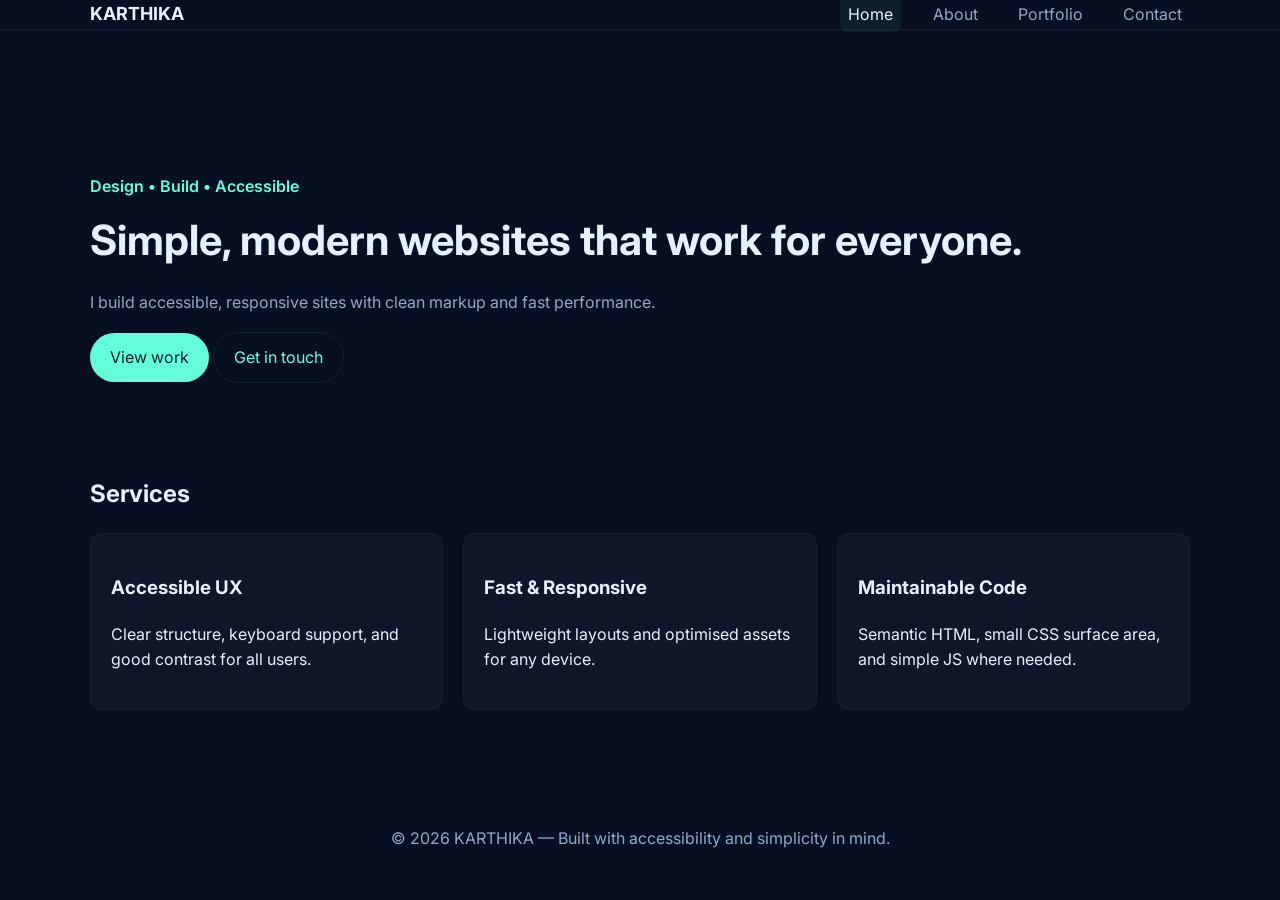
<file: Basic portfolio/index.html>
<!DOCTYPE html>
<html lang="en">
  <head>
    <meta charset="UTF-8" />
    <meta name="viewport" content="width=device-width, initial-scale=1.0" />
    <meta name="description" content="Personal portfolio showcasing projects, skills, and accessible contact options." />
    <meta name="keywords" content="portfolio, web developer, accessible website, UX" />
    <meta name="author" content="KARTHIKA" />
    <link rel="preconnect" href="https://fonts.gstatic.com" crossorigin />
    <link href="https://fonts.googleapis.com/css2?family=Inter:wght@400;600;700&display=swap" rel="stylesheet">
    <link rel="stylesheet" href="styles.css" />
    <title>Home — KARTHIKA</title>
  </head>
  <body>
    <div class="page-shell">
      <header class="site-header" role="banner">
        <div class="container header-row">
          <a class="brand" href="index.html">KARTHIKA</a>
          <button class="mobile-menu-button" aria-controls="site-navigation" aria-expanded="false" aria-label="Toggle navigation">
            <span class="hamburger" aria-hidden="true"></span>
          </button>
          <nav id="site-navigation" class="site-navigation" role="navigation" aria-label="Primary">
            <ul class="nav-list">
              <li><a href="index.html" aria-current="page">Home</a></li>
              <li><a href="about.html">About</a></li>
              <li><a href="portfolio.html">Portfolio</a></li>
              <li><a href="contact.html">Contact</a></li>
            </ul>
          </nav>
        </div>
      </header>

      <main id="main-content" class="site-main" role="main">
        <section class="hero" aria-labelledby="hero-heading">
          <div class="container">
            <p class="eyebrow">Design • Build • Accessible</p>
            <h1 id="hero-heading">Simple, modern websites that work for everyone.</h1>
            <p class="lead">I build accessible, responsive sites with clean markup and fast performance.</p>
            <div class="hero-actions">
              <a class="button button-primary" href="portfolio.html">View work</a>
              <a class="button button-ghost" href="contact.html">Get in touch</a>
            </div>
          </div>
        </section>

        <section class="overview" aria-labelledby="overview-heading">
          <div class="container">
            <h2 id="overview-heading">Services</h2>
            <div class="feature-grid">
              <article class="feature-card">
                <h3>Accessible UX</h3>
                <p>Clear structure, keyboard support, and good contrast for all users.</p>
              </article>
              <article class="feature-card">
                <h3>Fast & Responsive</h3>
                <p>Lightweight layouts and optimised assets for any device.</p>
              </article>
              <article class="feature-card">
                <h3>Maintainable Code</h3>
                <p>Semantic HTML, small CSS surface area, and simple JS where needed.</p>
              </article>
            </div>
          </div>
        </section>
      </main>

      <footer class="site-footer" role="contentinfo">
        <div class="container">
          <p>© 2026 KARTHIKA — Built with accessibility and simplicity in mind.</p>
        </div>
      </footer>
    </div>
    <script src="script.js" defer></script>
  </body>
</html>
</file>
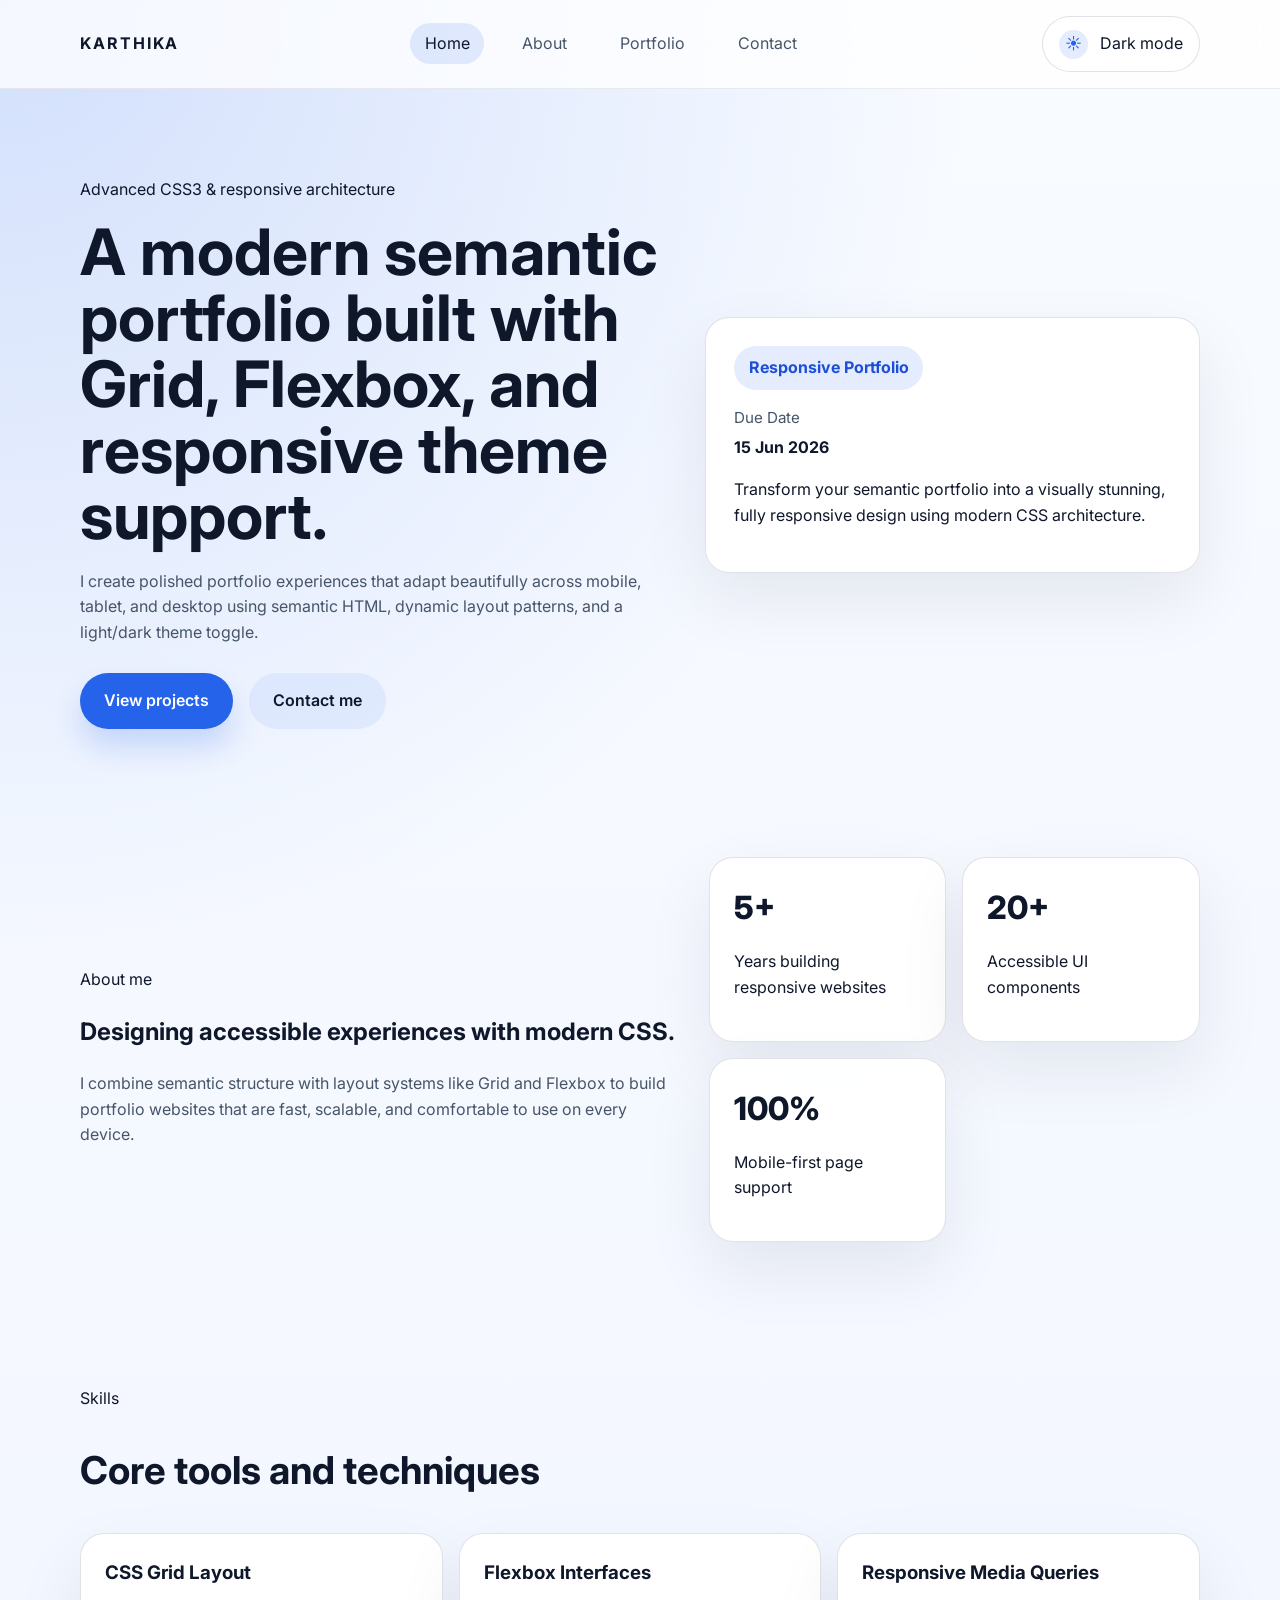
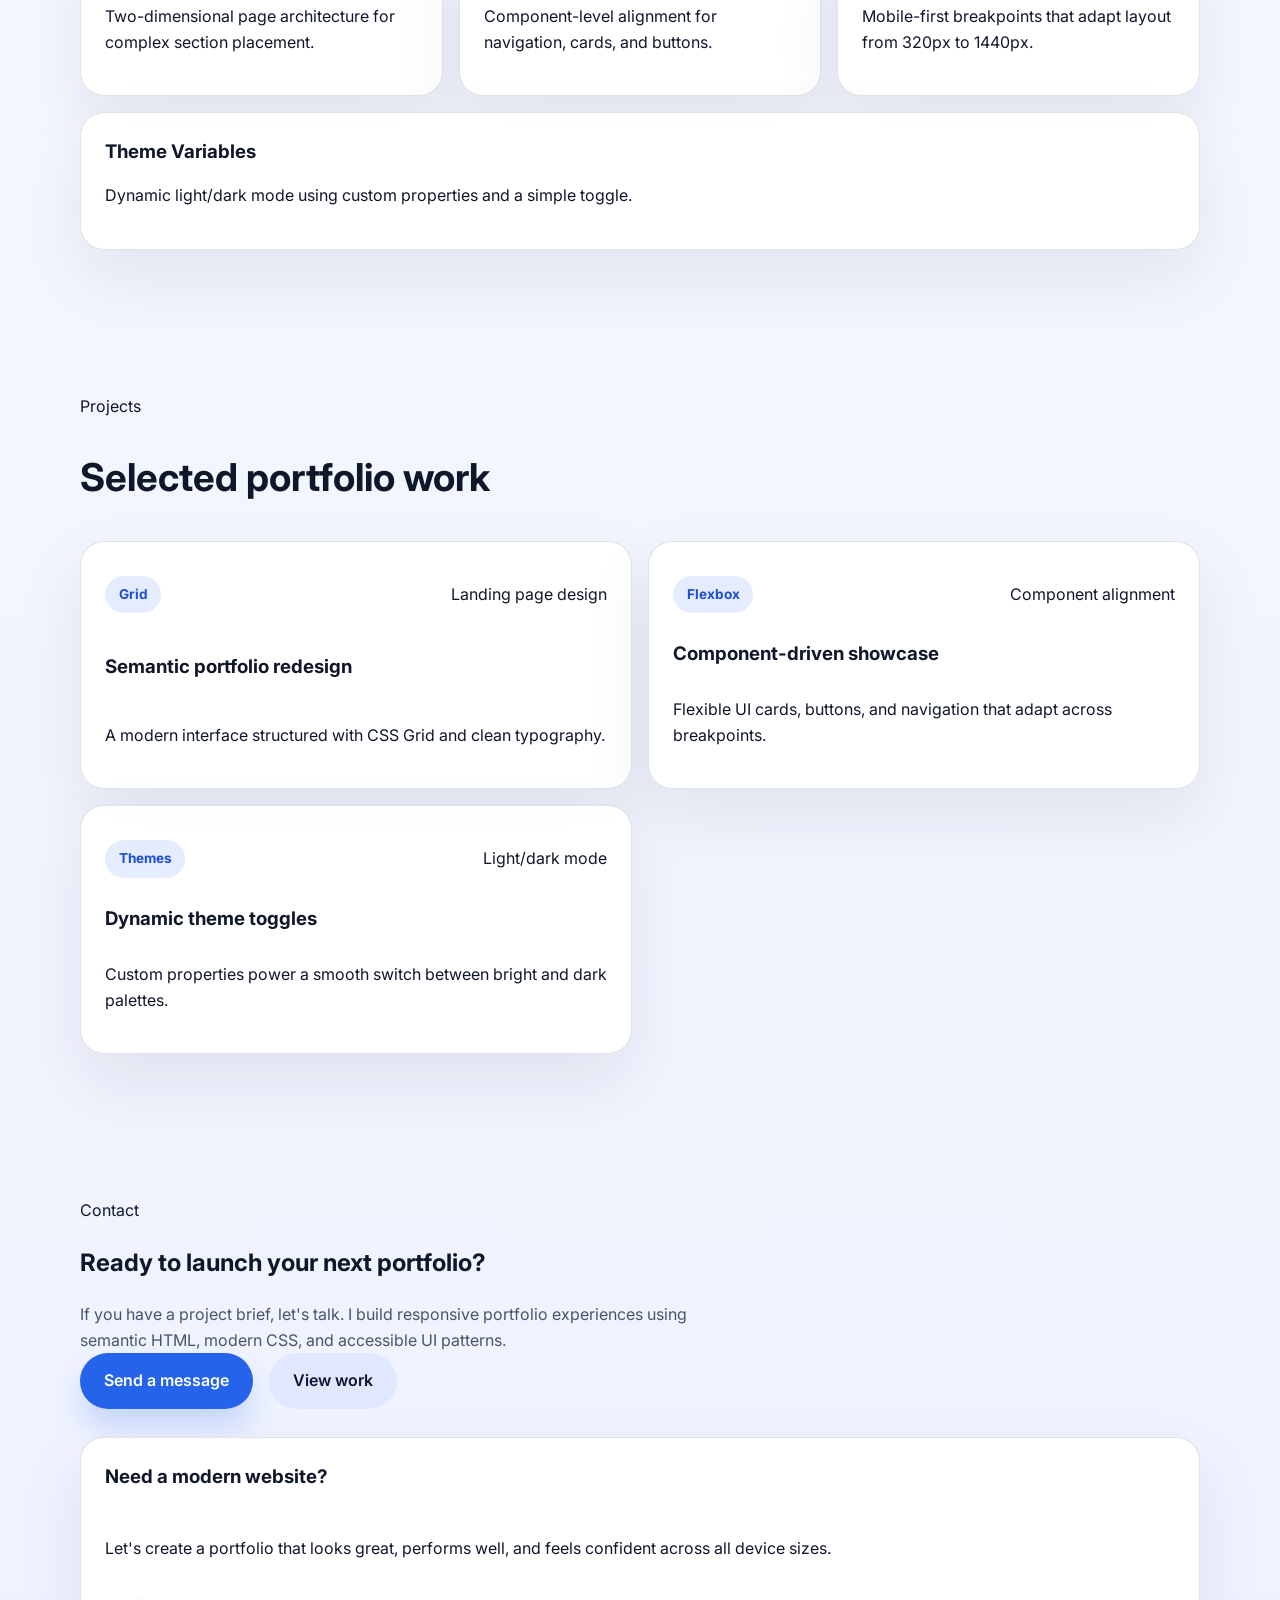
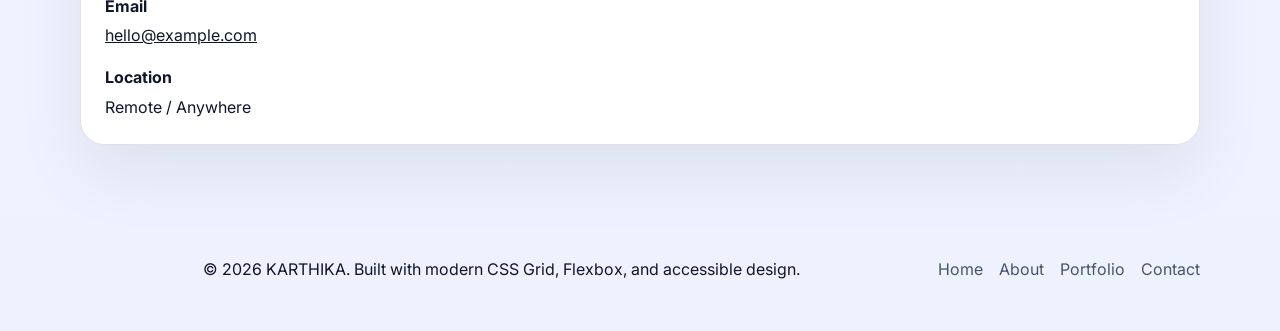
<file: responsive-website/index.html>
<!DOCTYPE html>
<html lang="en">
  <head>
    <meta charset="UTF-8" />
    <meta name="viewport" content="width=device-width, initial-scale=1.0" />
    <meta name="description" content="Semantic portfolio with modern CSS Grid, Flexbox, and responsive theming." />
    <meta name="keywords" content="portfolio, responsive, CSS Grid, Flexbox, accessibility, theme toggle" />
    <meta name="author" content="KARTHIKA" />
    <link rel="preconnect" href="https://fonts.gstatic.com" crossorigin />
    <link href="https://fonts.googleapis.com/css2?family=Inter:wght@400;500;600;700;800&display=swap" rel="stylesheet" />
    <link rel="stylesheet" href="styles.css" />
    <title>KARTHIKA — Semantic Portfolio</title>
  </head>
  <body>
    <div class="page-shell">
      <header class="site-header" role="banner">
        <div class="container header-inner">
          <a class="brand" href="index.html">KARTHIKA</a>
          <button class="mobile-menu-button" aria-controls="site-navigation" aria-expanded="false" aria-label="Toggle navigation">
            <span class="hamburger" aria-hidden="true"></span>
          </button>
          <nav id="site-navigation" class="site-navigation" role="navigation" aria-label="Primary">
            <ul class="nav-list">
              <li><a class="active" href="index.html">Home</a></li>
              <li><a href="about.html">About</a></li>
              <li><a href="portfolio.html">Portfolio</a></li>
              <li><a href="contact.html">Contact</a></li>
            </ul>
          </nav>
          <button class="theme-toggle" type="button" aria-pressed="false">
            <span class="theme-icon" aria-hidden="true">☀</span>
            <span>Dark mode</span>
          </button>
        </div>
      </header>

      <main class="site-main">
        <section class="section section-hero" aria-labelledby="hero-heading">
          <div class="container hero-grid">
            <div class="hero-copy">
              <p class="eyebrow">Advanced CSS3 & responsive architecture</p>
              <h1 id="hero-heading">A modern semantic portfolio built with Grid, Flexbox, and responsive theme support.</h1>
              <p class="lead">I create polished portfolio experiences that adapt beautifully across mobile, tablet, and desktop using semantic HTML, dynamic layout patterns, and a light/dark theme toggle.</p>
              <div class="hero-actions">
                <a class="button button-primary" href="#projects">View projects</a>
                <a class="button button-secondary" href="#contact">Contact me</a>
              </div>
            </div>
            <div class="hero-panel">
              <div class="hero-chip">Responsive Portfolio</div>
              <div class="hero-panel-copy">
                <p class="hero-label">Due Date</p>
                <strong>15 Jun 2026</strong>
              </div>
              <p>Transform your semantic portfolio into a visually stunning, fully responsive design using modern CSS architecture.</p>
            </div>
          </div>
        </section>

        <section class="section about-section" aria-labelledby="about-heading">
          <div class="container about-grid">
            <div>
              <p class="eyebrow">About me</p>
              <h2 id="about-heading">Designing accessible experiences with modern CSS.</h2>
              <p class="lead">I combine semantic structure with layout systems like Grid and Flexbox to build portfolio websites that are fast, scalable, and comfortable to use on every device.</p>
            </div>
            <div class="stats-grid">
              <div class="stat-card">
                <span>5+</span>
                <p>Years building responsive websites</p>
              </div>
              <div class="stat-card">
                <span>20+</span>
                <p>Accessible UI components</p>
              </div>
              <div class="stat-card">
                <span>100%</span>
                <p>Mobile-first page support</p>
              </div>
            </div>
          </div>
        </section>

        <section class="section skills-section" aria-labelledby="skills-heading">
          <div class="container">
            <div class="section-header">
              <p class="eyebrow">Skills</p>
              <h2 id="skills-heading">Core tools and techniques</h2>
            </div>
            <div class="skill-list">
              <article class="skill-card">
                <h3>CSS Grid Layout</h3>
                <p>Two-dimensional page architecture for complex section placement.</p>
              </article>
              <article class="skill-card">
                <h3>Flexbox Interfaces</h3>
                <p>Component-level alignment for navigation, cards, and buttons.</p>
              </article>
              <article class="skill-card">
                <h3>Responsive Media Queries</h3>
                <p>Mobile-first breakpoints that adapt layout from 320px to 1440px.</p>
              </article>
              <article class="skill-card">
                <h3>Theme Variables</h3>
                <p>Dynamic light/dark mode using custom properties and a simple toggle.</p>
              </article>
            </div>
          </div>
        </section>

        <section id="projects" class="section projects-section" aria-labelledby="projects-heading">
          <div class="container">
            <div class="section-header">
              <p class="eyebrow">Projects</p>
              <h2 id="projects-heading">Selected portfolio work</h2>
            </div>
            <div class="project-list">
              <article class="project-card">
                <div class="project-card-top">
                  <span class="project-tag">Grid</span>
                  <p>Landing page design</p>
                </div>
                <h3>Semantic portfolio redesign</h3>
                <p>A modern interface structured with CSS Grid and clean typography.</p>
              </article>
              <article class="project-card">
                <div class="project-card-top">
                  <span class="project-tag">Flexbox</span>
                  <p>Component alignment</p>
                </div>
                <h3>Component-driven showcase</h3>
                <p>Flexible UI cards, buttons, and navigation that adapt across breakpoints.</p>
              </article>
              <article class="project-card">
                <div class="project-card-top">
                  <span class="project-tag">Themes</span>
                  <p>Light/dark mode</p>
                </div>
                <h3>Dynamic theme toggles</h3>
                <p>Custom properties power a smooth switch between bright and dark palettes.</p>
              </article>
            </div>
          </div>
        </section>

        <section id="contact" class="section contact-section" aria-labelledby="contact-heading">
          <div class="container contact-grid">
            <div class="contact-copy">
              <p class="eyebrow">Contact</p>
              <h2 id="contact-heading">Ready to launch your next portfolio?</h2>
              <p class="lead">If you have a project brief, let's talk. I build responsive portfolio experiences using semantic HTML, modern CSS, and accessible UI patterns.</p>
              <div class="contact-actions">
                <a class="button button-primary" href="contact.html">Send a message</a>
                <a class="button button-secondary" href="portfolio.html">View work</a>
              </div>
            </div>
            <div class="contact-card">
              <h3>Need a modern website?</h3>
              <p>Let's create a portfolio that looks great, performs well, and feels confident across all device sizes.</p>
              <div class="contact-details">
                <div>
                  <strong>Email</strong>
                  <a href="mailto:hello@example.com">hello@example.com</a>
                </div>
                <div>
                  <strong>Location</strong>
                  <span>Remote / Anywhere</span>
                </div>
              </div>
            </div>
          </div>
        </section>
      </main>

      <footer class="site-footer" role="contentinfo">
        <div class="container footer-grid">
          <p>© 2026 KARTHIKA. Built with modern CSS Grid, Flexbox, and accessible design.</p>
          <div class="footer-links">
            <a href="index.html">Home</a>
            <a href="about.html">About</a>
            <a href="portfolio.html">Portfolio</a>
            <a href="contact.html">Contact</a>
          </div>
        </div>
      </footer>
    </div>
    <script src="script.js" defer></script>
  </body>
</html>
</file>
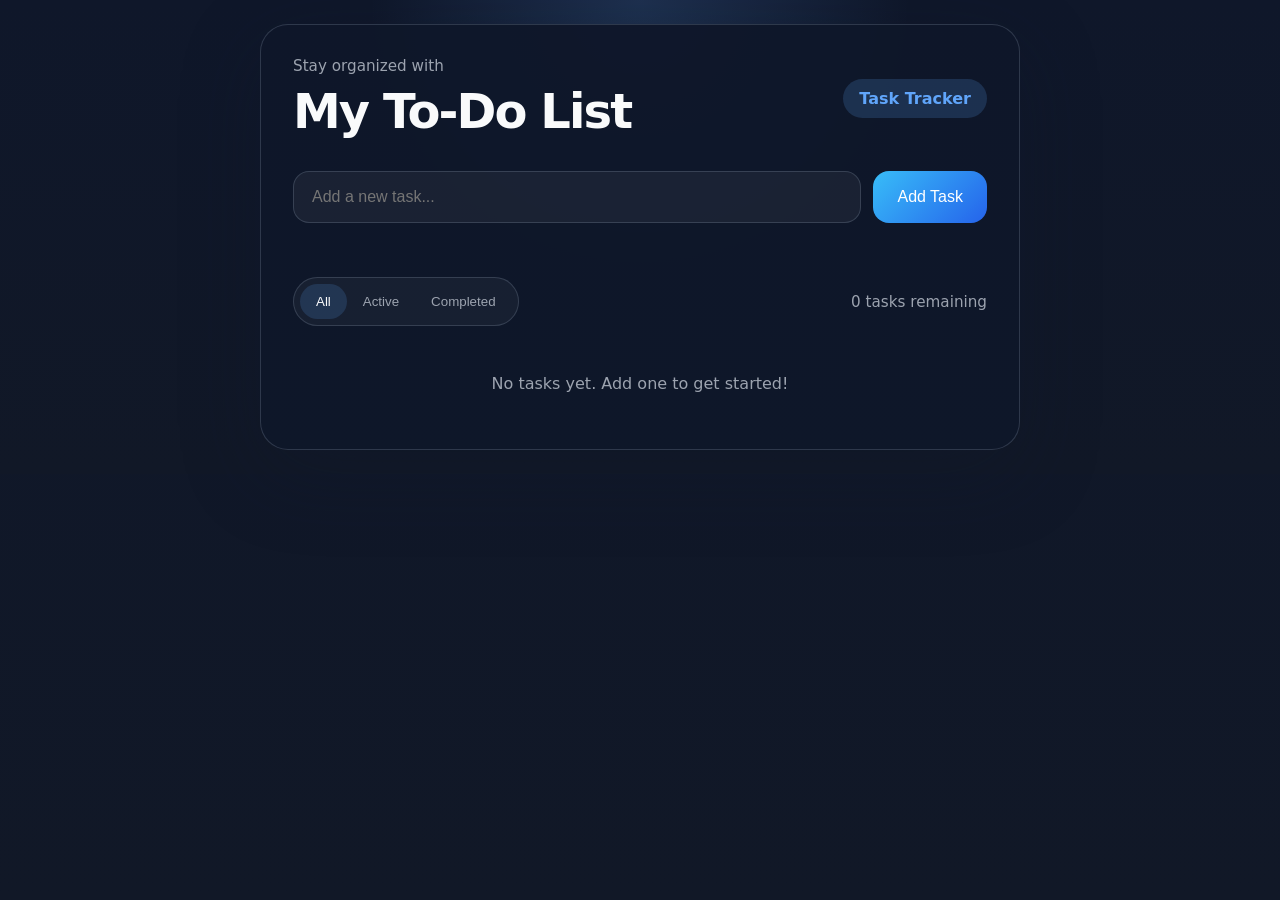
<file: To-Do list/index.html>
<!DOCTYPE html>
<html lang="en">
<head>
  <meta charset="UTF-8" />
  <meta name="viewport" content="width=device-width, initial-scale=1.0" />
  <title>Responsive To-Do List App</title>
  <link rel="stylesheet" href="style.css" />
</head>
<body>
  <div class="app-shell">
    <header class="app-header">
      <div>
        <p class="subtitle">Stay organized with</p>
        <h1>My To-Do List</h1>
      </div>
      <div class="theme-badge">Task Tracker</div>
    </header>

    <section class="task-input-panel">
      <form id="task-form" class="task-form">
        <input
          type="text"
          id="task-input"
          placeholder="Add a new task..."
          aria-label="New task"
        />
        <button type="submit" class="btn-primary">Add Task</button>
      </form>
      <p id="error-message" class="error-message" aria-live="polite"></p>
    </section>

    <section class="task-toolbar">
      <div class="filters" role="group" aria-label="Task filters">
        <button type="button" class="filter-btn active" data-filter="all">All</button>
        <button type="button" class="filter-btn" data-filter="active">Active</button>
        <button type="button" class="filter-btn" data-filter="completed">Completed</button>
      </div>
      <div class="task-count" aria-live="polite">
        <span id="task-count">0</span> tasks remaining
      </div>
    </section>

    <section class="task-list-panel">
      <ul id="task-list" class="task-list" aria-label="Task list"></ul>
      <p id="empty-state" class="empty-state">No tasks yet. Add one to get started!</p>
    </section>
  </div>

  <script src="script.js"></script>
</body>
</html>
</file>
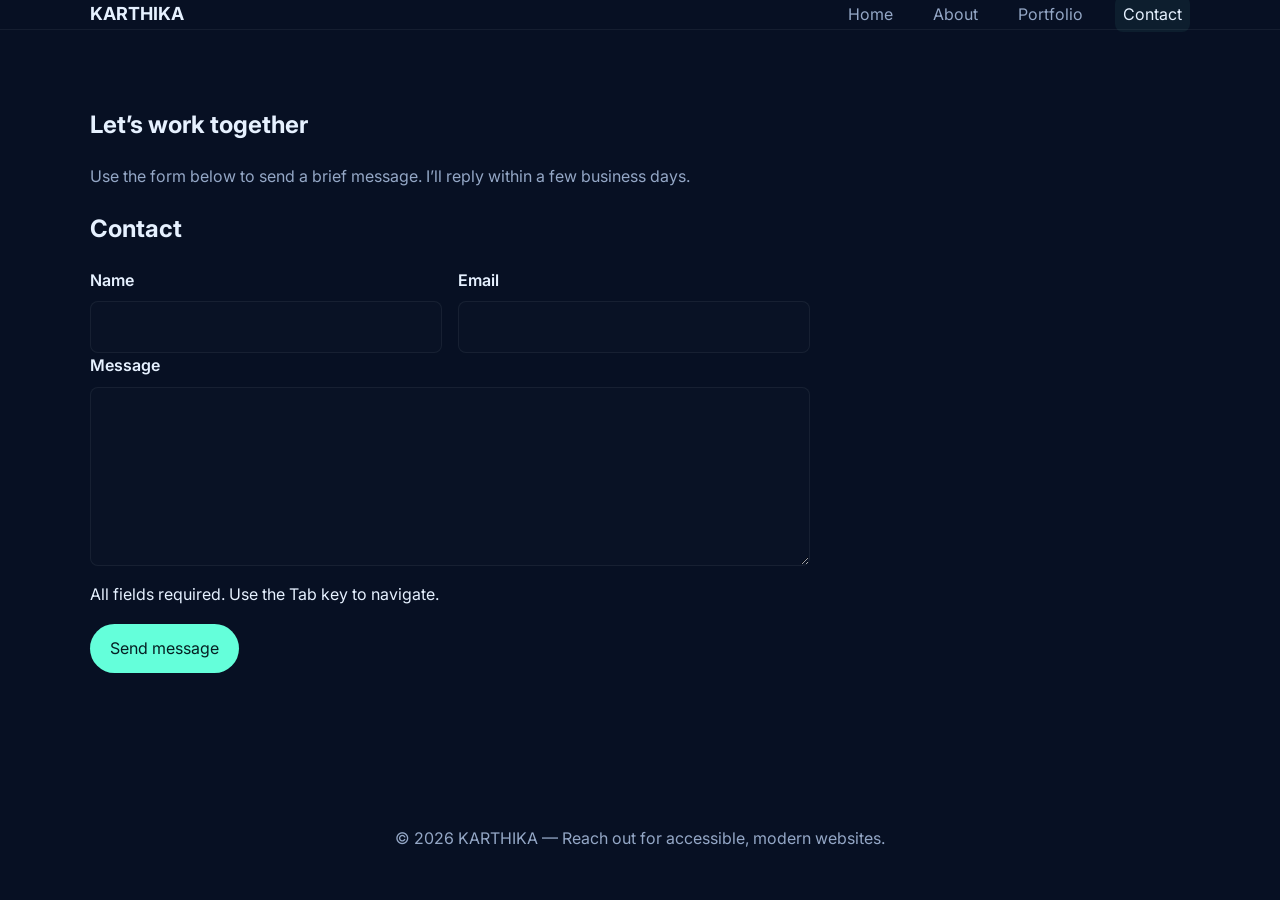
<file: Basic portfolio/contact.html>
<!DOCTYPE html>
<html lang="en">
  <head>
    <meta charset="UTF-8" />
    <meta name="viewport" content="width=device-width, initial-scale=1.0" />
    <meta name="description" content="Contact page with an accessible, keyboard-friendly form." />
    <meta name="author" content="KARTHIKA" />
    <link rel="preconnect" href="https://fonts.gstatic.com" crossorigin />
    <link href="https://fonts.googleapis.com/css2?family=Inter:wght@400;600;700&display=swap" rel="stylesheet">
    <link rel="stylesheet" href="styles.css" />
    <title>Contact — KARTHIKA</title>
  </head>
  <body>
    <div class="page-shell">
      <header class="site-header" role="banner">
        <div class="container header-row">
          <a class="brand" href="index.html">KARTHIKA</a>
          <button class="mobile-menu-button" aria-controls="site-navigation" aria-expanded="false" aria-label="Toggle navigation">
            <span class="hamburger" aria-hidden="true"></span>
          </button>
          <nav id="site-navigation" class="site-navigation" role="navigation" aria-label="Primary">
            <ul class="nav-list">
              <li><a href="index.html">Home</a></li>
              <li><a href="about.html">About</a></li>
              <li><a href="portfolio.html">Portfolio</a></li>
              <li><a href="contact.html" aria-current="page">Contact</a></li>
            </ul>
          </nav>
        </div>
      </header>

      <main id="main-content" class="site-main" role="main">
        <section class="contact-hero" aria-labelledby="contact-heading">
          <div class="container">
            <h1 id="contact-heading">Let’s work together</h1>
            <p class="lead">Use the form below to send a brief message. I’ll reply within a few business days.</p>
          </div>
        </section>

        <section class="contact-form-section" aria-labelledby="form-heading">
          <div class="container">
            <h2 id="form-heading">Contact</h2>
            <form id="contactForm" class="contact-form" action="#" method="post" novalidate>
              <div id="form-status" aria-live="polite" role="status" class="sr-only"></div>
              <div class="form-grid">
                <div class="form-group">
                  <label for="name">Name</label>
                  <input id="name" name="name" type="text" required autocomplete="name" />
                </div>
                <div class="form-group">
                  <label for="email">Email</label>
                  <input id="email" name="email" type="email" required autocomplete="email" />
                </div>
              </div>
              <div class="form-group">
                <label for="message">Message</label>
                <textarea id="message" name="message" rows="6" required></textarea>
              </div>
              <p class="form-note">All fields required. Use the Tab key to navigate.</p>
              <button class="button button-primary" type="submit">Send message</button>
            </form>
          </div>
        </section>
      </main>

      <footer class="site-footer" role="contentinfo">
        <div class="container">
          <p>© 2026 KARTHIKA — Reach out for accessible, modern websites.</p>
        </div>
      </footer>
    </div>
    <script src="script.js" defer></script>
  </body>
</html>
</file>
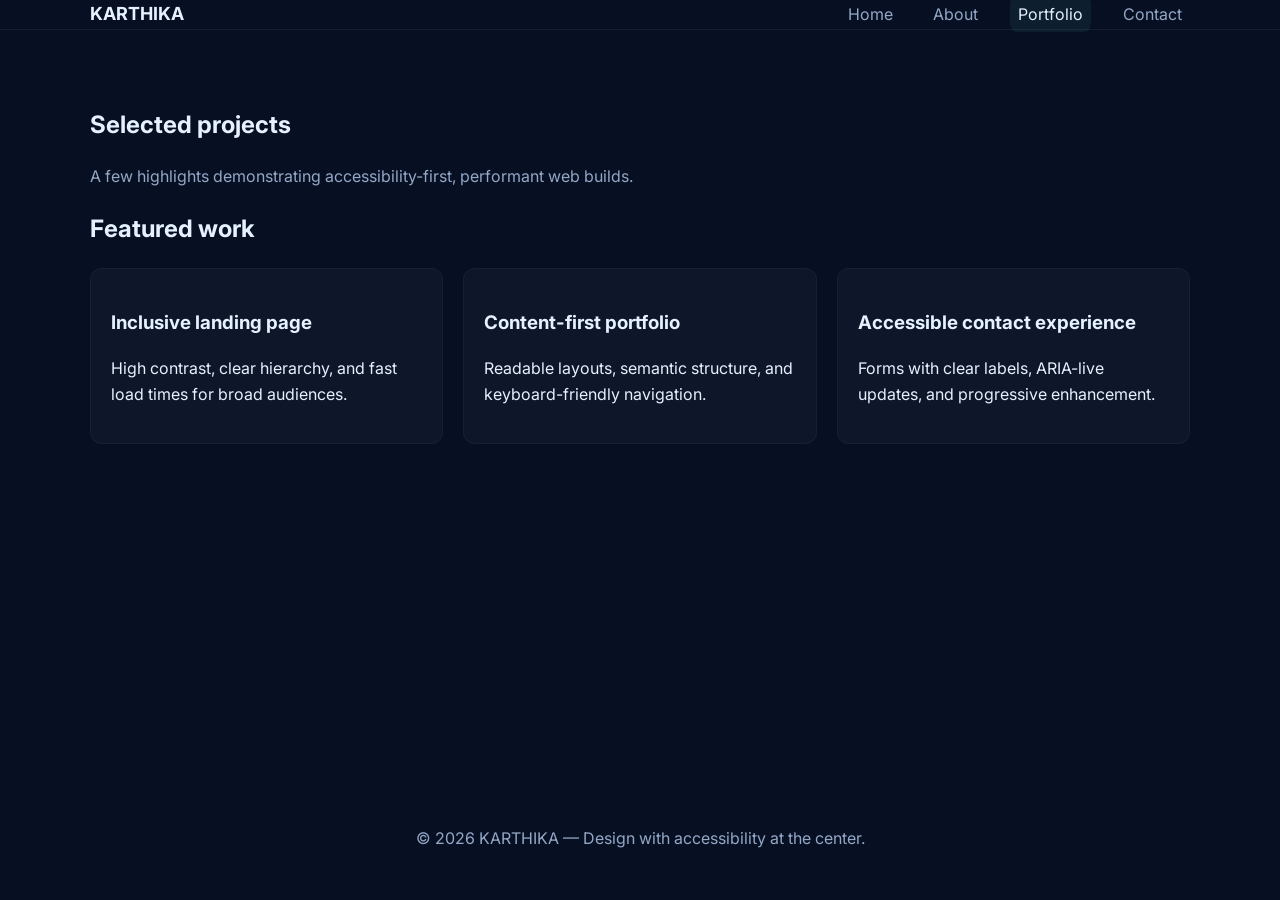
<file: Basic portfolio/portfolio.html>
<!DOCTYPE html>
<html lang="en">
  <head>
    <meta charset="UTF-8" />
    <meta name="viewport" content="width=device-width, initial-scale=1.0" />
    <meta name="description" content="Portfolio of accessible web projects built with semantic HTML and modern UX principles." />
    <meta name="author" content="KARTHIKA" />
    <link rel="preconnect" href="https://fonts.gstatic.com" crossorigin />
    <link href="https://fonts.googleapis.com/css2?family=Inter:wght@400;600;700&display=swap" rel="stylesheet">
    <link rel="stylesheet" href="styles.css" />
    <title>Portfolio — KARTHIKA</title>
  </head>
  <body>
    <div class="page-shell">
      <header class="site-header" role="banner">
        <div class="container header-row">
          <a class="brand" href="index.html">KARTHIKA</a>
          <button class="mobile-menu-button" aria-controls="site-navigation" aria-expanded="false" aria-label="Toggle navigation">
            <span class="hamburger" aria-hidden="true"></span>
          </button>
          <nav id="site-navigation" class="site-navigation" role="navigation" aria-label="Primary">
            <ul class="nav-list">
              <li><a href="index.html">Home</a></li>
              <li><a href="about.html">About</a></li>
              <li><a href="portfolio.html" aria-current="page">Portfolio</a></li>
              <li><a href="contact.html">Contact</a></li>
            </ul>
          </nav>
        </div>
      </header>

      <main id="main-content" class="site-main" role="main">
        <section class="portfolio-hero" aria-labelledby="portfolio-heading">
          <div class="container">
            <h1 id="portfolio-heading">Selected projects</h1>
            <p class="lead">A few highlights demonstrating accessibility-first, performant web builds.</p>
          </div>
        </section>

        <section class="project-grid" aria-labelledby="projects-heading">
          <div class="container">
            <h2 id="projects-heading">Featured work</h2>
            <div class="project-list">
              <article class="project-card">
                <h3>Inclusive landing page</h3>
                <p>High contrast, clear hierarchy, and fast load times for broad audiences.</p>
              </article>
              <article class="project-card">
                <h3>Content-first portfolio</h3>
                <p>Readable layouts, semantic structure, and keyboard-friendly navigation.</p>
              </article>
              <article class="project-card">
                <h3>Accessible contact experience</h3>
                <p>Forms with clear labels, ARIA-live updates, and progressive enhancement.</p>
              </article>
            </div>
          </div>
        </section>
      </main>

      <footer class="site-footer" role="contentinfo">
        <div class="container">
          <p>© 2026 KARTHIKA — Design with accessibility at the center.</p>
        </div>
      </footer>
    </div>
    <script src="script.js" defer></script>
  </body>
</html>
</file>
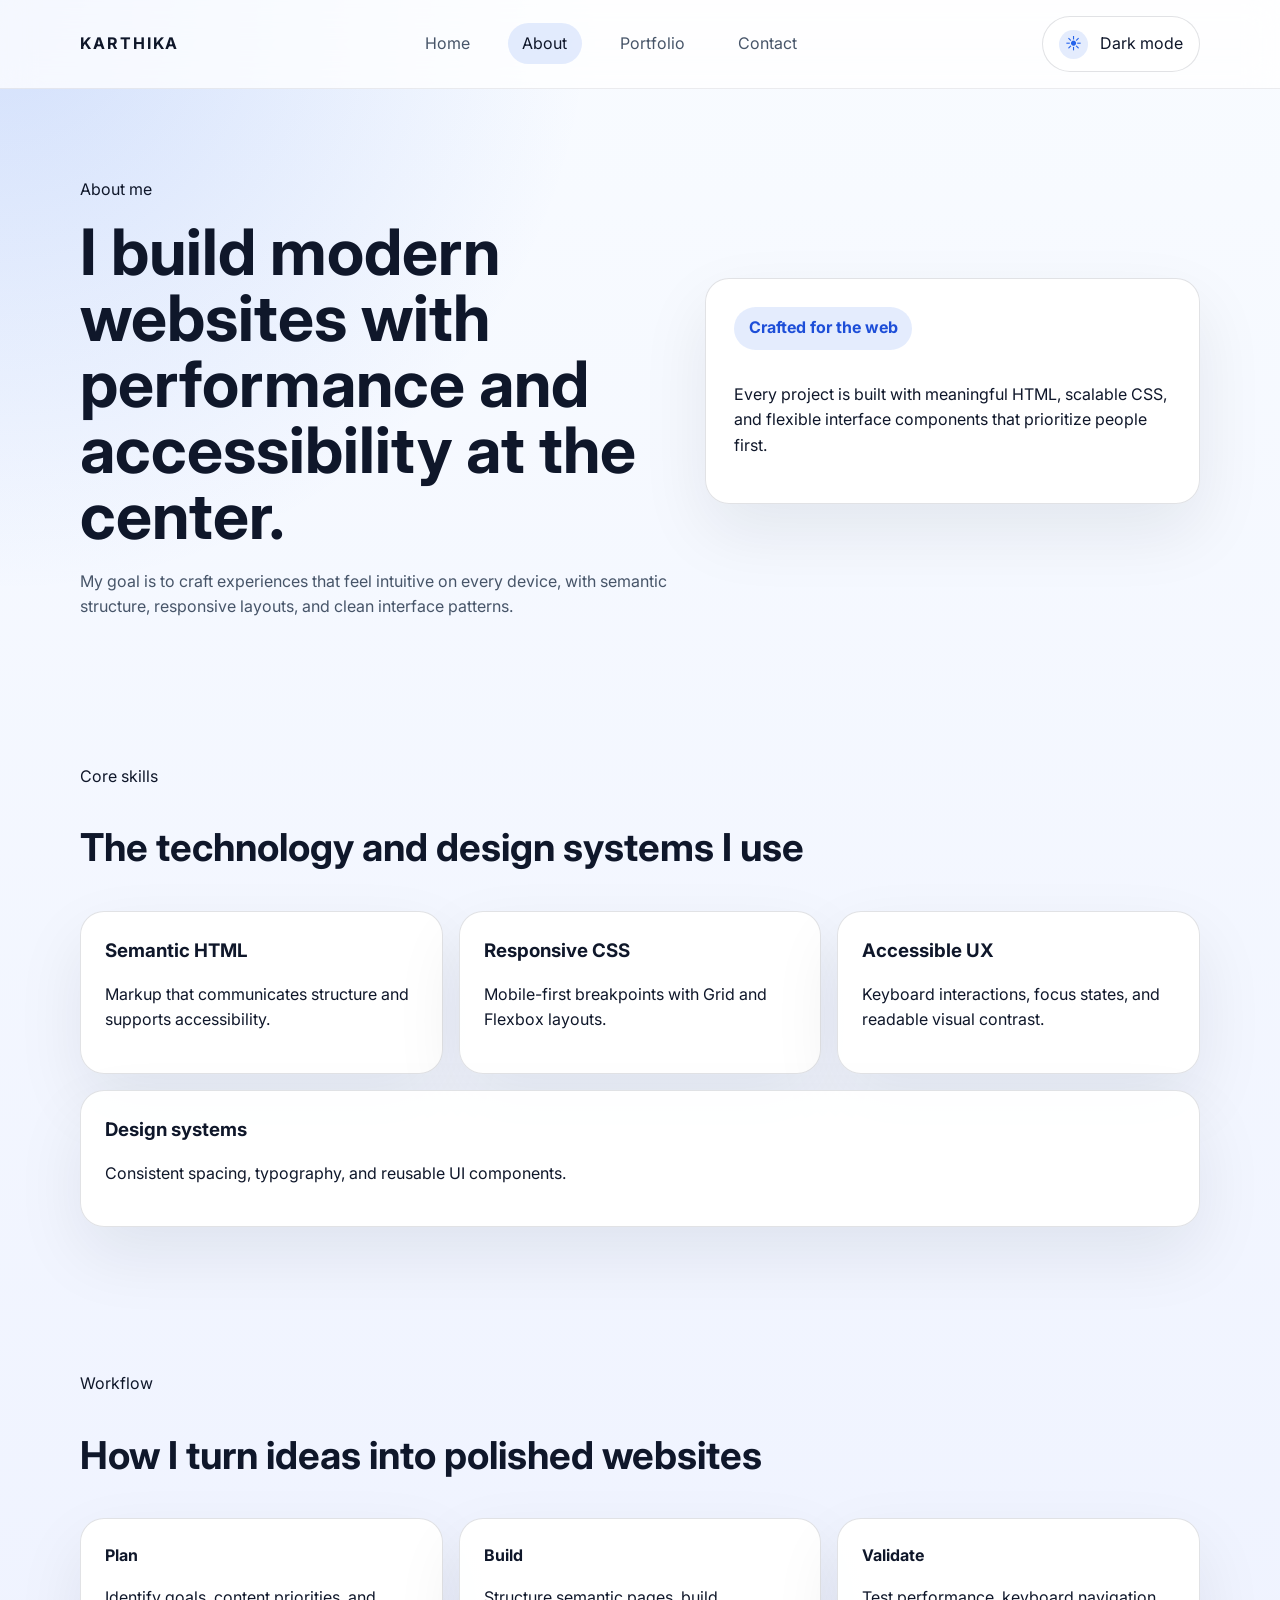
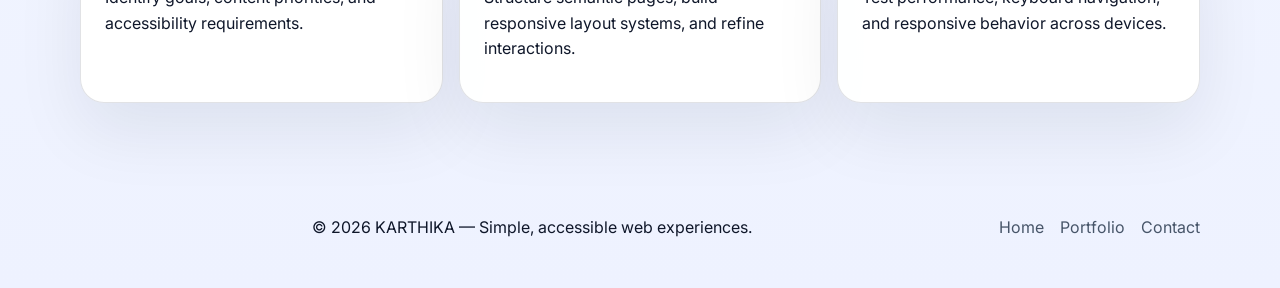
<file: responsive-website/about.html>
<!DOCTYPE html>
<html lang="en">
  <head>
    <meta charset="UTF-8" />
    <meta name="viewport" content="width=device-width, initial-scale=1.0" />
    <meta name="description" content="Learn about my background, skills, and approach to accessible web development." />
    <meta name="author" content="KARTHIKA" />
    <link rel="preconnect" href="https://fonts.gstatic.com" crossorigin />
    <link href="https://fonts.googleapis.com/css2?family=Inter:wght@400;500;600;700;800&display=swap" rel="stylesheet" />
    <link rel="stylesheet" href="styles.css" />
    <title>About — KARTHIKA</title>
  </head>
  <body>
    <div class="page-shell">
      <header class="site-header" role="banner">
        <div class="container header-inner">
          <a class="brand" href="index.html">KARTHIKA</a>
          <button class="mobile-menu-button" aria-controls="site-navigation" aria-expanded="false" aria-label="Toggle navigation">
            <span class="hamburger" aria-hidden="true"></span>
          </button>
          <nav id="site-navigation" class="site-navigation" role="navigation" aria-label="Primary">
            <ul class="nav-list">
              <li><a href="index.html">Home</a></li>
              <li><a class="active" href="about.html">About</a></li>
              <li><a href="portfolio.html">Portfolio</a></li>
              <li><a href="contact.html">Contact</a></li>
            </ul>
          </nav>
          <button class="theme-toggle" type="button" aria-pressed="false">
            <span class="theme-icon" aria-hidden="true">☀</span>
            <span>Dark mode</span>
          </button>
        </div>
      </header>

      <main class="site-main">
        <section class="section section-hero" aria-labelledby="about-heading">
          <div class="container hero-grid">
            <div class="hero-copy">
              <p class="eyebrow">About me</p>
              <h1 id="about-heading">I build modern websites with performance and accessibility at the center.</h1>
              <p class="lead">My goal is to craft experiences that feel intuitive on every device, with semantic structure, responsive layouts, and clean interface patterns.</p>
            </div>
            <div class="hero-panel hero-panel-alt">
              <div class="hero-chip">Crafted for the web</div>
              <p>Every project is built with meaningful HTML, scalable CSS, and flexible interface components that prioritize people first.</p>
            </div>
          </div>
        </section>

        <section class="section skills-section" aria-labelledby="skills-heading">
          <div class="container">
            <div class="section-header">
              <p class="eyebrow">Core skills</p>
              <h2 id="skills-heading">The technology and design systems I use</h2>
            </div>
            <div class="skill-list">
              <article class="skill-card">
                <h3>Semantic HTML</h3>
                <p>Markup that communicates structure and supports accessibility.</p>
              </article>
              <article class="skill-card">
                <h3>Responsive CSS</h3>
                <p>Mobile-first breakpoints with Grid and Flexbox layouts.</p>
              </article>
              <article class="skill-card">
                <h3>Accessible UX</h3>
                <p>Keyboard interactions, focus states, and readable visual contrast.</p>
              </article>
              <article class="skill-card">
                <h3>Design systems</h3>
                <p>Consistent spacing, typography, and reusable UI components.</p>
              </article>
            </div>
          </div>
        </section>

        <section class="section workflow-section" aria-labelledby="workflow-heading">
          <div class="container">
            <div class="section-header">
              <p class="eyebrow">Workflow</p>
              <h2 id="workflow-heading">How I turn ideas into polished websites</h2>
            </div>
            <div class="workflow-grid">
              <article class="workflow-card">
                <strong>Plan</strong>
                <p>Identify goals, content priorities, and accessibility requirements.</p>
              </article>
              <article class="workflow-card">
                <strong>Build</strong>
                <p>Structure semantic pages, build responsive layout systems, and refine interactions.</p>
              </article>
              <article class="workflow-card">
                <strong>Validate</strong>
                <p>Test performance, keyboard navigation, and responsive behavior across devices.</p>
              </article>
            </div>
          </div>
        </section>
      </main>

      <footer class="site-footer" role="contentinfo">
        <div class="container footer-grid">
          <p>© 2026 KARTHIKA — Simple, accessible web experiences.</p>
          <div class="footer-links">
            <a href="index.html">Home</a>
            <a href="portfolio.html">Portfolio</a>
            <a href="contact.html">Contact</a>
          </div>
        </div>
      </footer>
    </div>
    <script src="script.js" defer></script>
  </body>
</html>
</file>
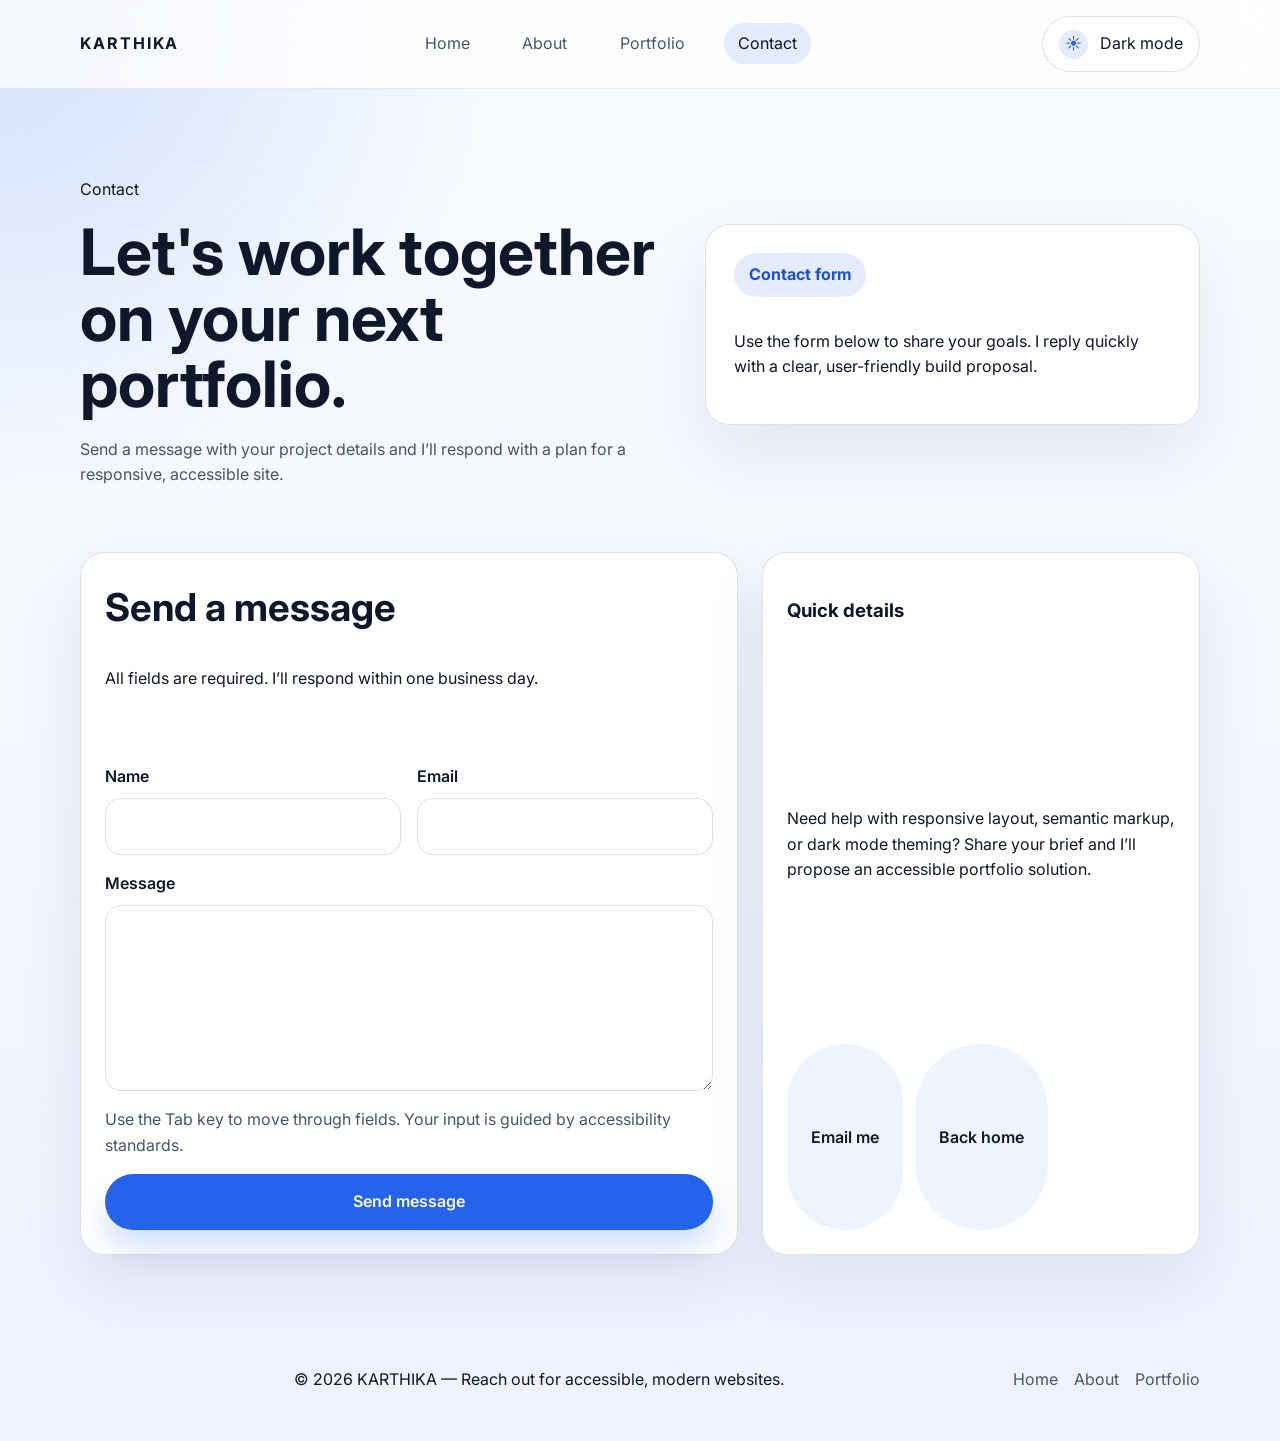
<file: responsive-website/contact.html>
<!DOCTYPE html>
<html lang="en">
  <head>
    <meta charset="UTF-8" />
    <meta name="viewport" content="width=device-width, initial-scale=1.0" />
    <meta name="description" content="Contact page with an accessible, keyboard-friendly form." />
    <meta name="author" content="KARTHIKA" />
    <link rel="preconnect" href="https://fonts.gstatic.com" crossorigin />
    <link href="https://fonts.googleapis.com/css2?family=Inter:wght@400;500;600;700;800&display=swap" rel="stylesheet" />
    <link rel="stylesheet" href="styles.css" />
    <title>Contact — KARTHIKA</title>
  </head>
  <body>
    <div class="page-shell">
      <header class="site-header" role="banner">
        <div class="container header-inner">
          <a class="brand" href="index.html">KARTHIKA</a>
          <button class="mobile-menu-button" aria-controls="site-navigation" aria-expanded="false" aria-label="Toggle navigation">
            <span class="hamburger" aria-hidden="true"></span>
          </button>
          <nav id="site-navigation" class="site-navigation" role="navigation" aria-label="Primary">
            <ul class="nav-list">
              <li><a href="index.html">Home</a></li>
              <li><a href="about.html">About</a></li>
              <li><a href="portfolio.html">Portfolio</a></li>
              <li><a class="active" href="contact.html">Contact</a></li>
            </ul>
          </nav>
          <button class="theme-toggle" type="button" aria-pressed="false">
            <span class="theme-icon" aria-hidden="true">☀</span>
            <span>Dark mode</span>
          </button>
        </div>
      </header>

      <main class="site-main">
        <section class="section section-hero" aria-labelledby="contact-heading">
          <div class="container hero-grid">
            <div class="hero-copy">
              <p class="eyebrow">Contact</p>
              <h1 id="contact-heading">Let's work together on your next portfolio.</h1>
              <p class="lead">Send a message with your project details and I’ll respond with a plan for a responsive, accessible site.</p>
            </div>
            <div class="hero-panel hero-panel-alt">
              <div class="hero-chip">Contact form</div>
              <p>Use the form below to share your goals. I reply quickly with a clear, user-friendly build proposal.</p>
            </div>
          </div>
        </section>

        <section class="section form-section" aria-labelledby="form-heading">
          <div class="container contact-form-grid">
            <div class="contact-form-card">
              <div class="section-header">
                <h2 id="form-heading">Send a message</h2>
                <p>All fields are required. I’ll respond within one business day.</p>
              </div>
              <form id="contactForm" class="contact-form" action="#" method="post" novalidate>
                <div id="form-status" aria-live="polite" role="status" class="sr-only"></div>
                <div class="form-grid">
                  <label class="form-group" for="name">
                    <span>Name</span>
                    <input id="name" name="name" type="text" required autocomplete="name" />
                  </label>
                  <label class="form-group" for="email">
                    <span>Email</span>
                    <input id="email" name="email" type="email" required autocomplete="email" />
                  </label>
                </div>
                <label class="form-group" for="message">
                  <span>Message</span>
                  <textarea id="message" name="message" rows="6" required></textarea>
                </label>
                <p class="form-note">Use the Tab key to move through fields. Your input is guided by accessibility standards.</p>
                <button class="button button-primary" type="submit">Send message</button>
              </form>
            </div>
            <aside class="contact-help-card">
              <h3>Quick details</h3>
              <p>Need help with responsive layout, semantic markup, or dark mode theming? Share your brief and I’ll propose an accessible portfolio solution.</p>
              <div class="contact-buttons">
                <a class="button button-secondary" href="mailto:hello@example.com">Email me</a>
                <a class="button button-secondary" href="index.html">Back home</a>
              </div>
            </aside>
          </div>
        </section>
      </main>

      <footer class="site-footer" role="contentinfo">
        <div class="container footer-grid">
          <p>© 2026 KARTHIKA — Reach out for accessible, modern websites.</p>
          <div class="footer-links">
            <a href="index.html">Home</a>
            <a href="about.html">About</a>
            <a href="portfolio.html">Portfolio</a>
          </div>
        </div>
      </footer>
    </div>
    <script src="script.js" defer></script>
  </body>
</html>
</file>
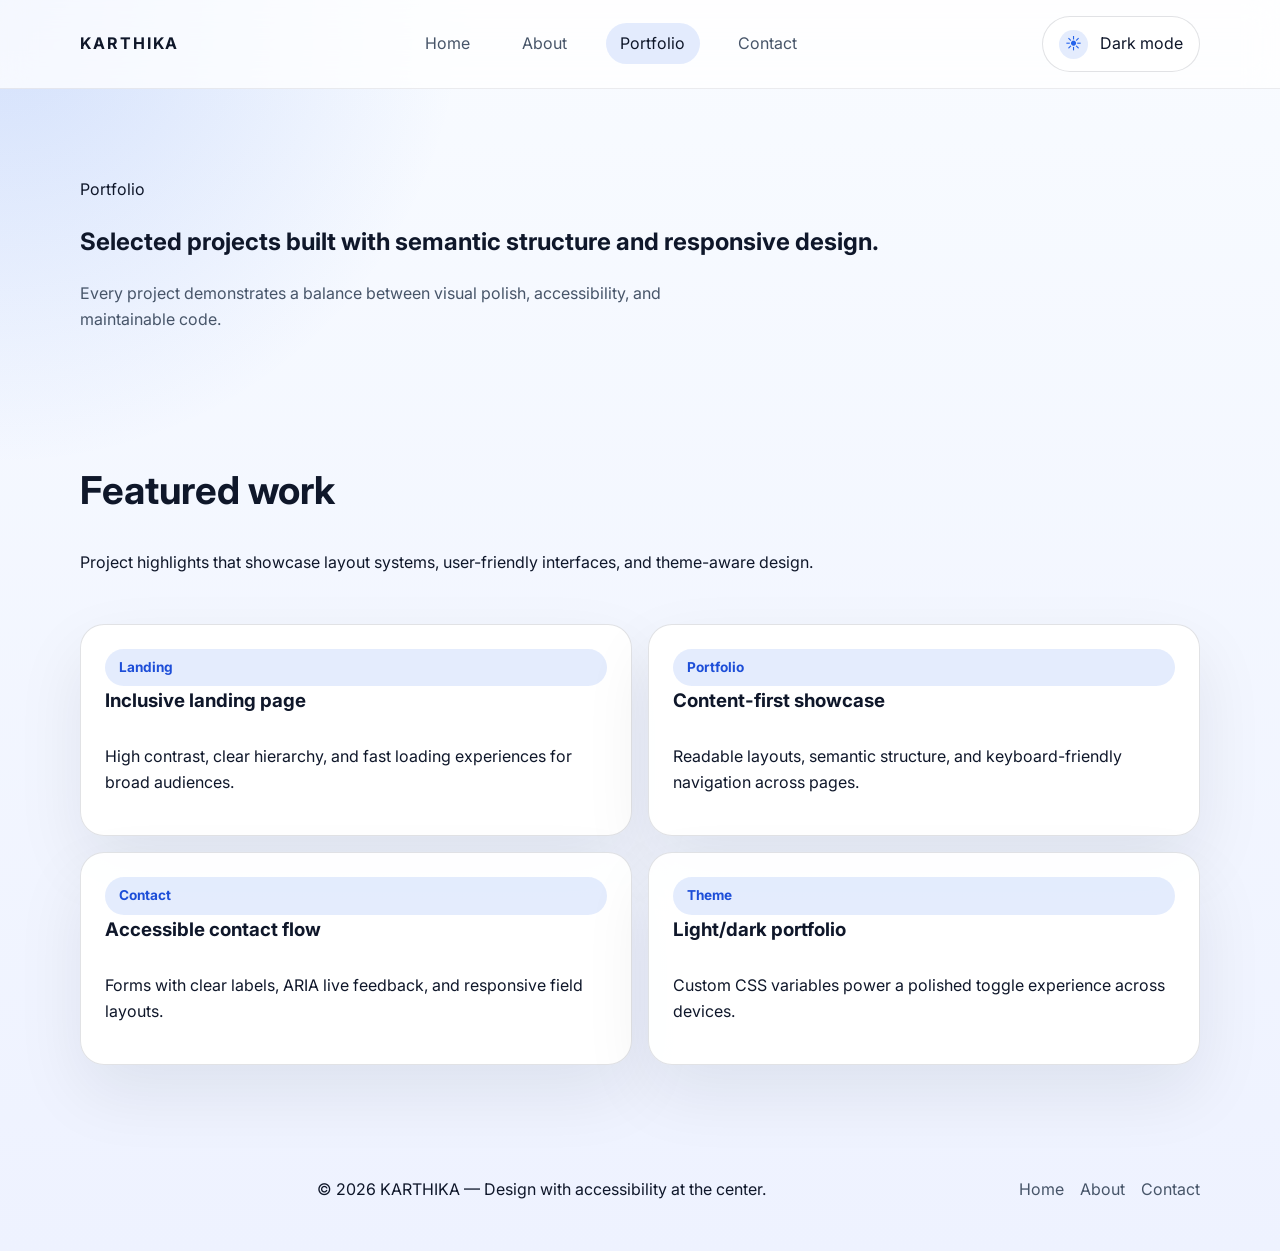
<file: responsive-website/portfolio.html>
<!DOCTYPE html>
<html lang="en">
  <head>
    <meta charset="UTF-8" />
    <meta name="viewport" content="width=device-width, initial-scale=1.0" />
    <meta name="description" content="Portfolio of accessible web projects built with semantic HTML and modern UX principles." />
    <meta name="author" content="KARTHIKA" />
    <link rel="preconnect" href="https://fonts.gstatic.com" crossorigin />
    <link href="https://fonts.googleapis.com/css2?family=Inter:wght@400;500;600;700;800&display=swap" rel="stylesheet" />
    <link rel="stylesheet" href="styles.css" />
    <title>Portfolio — KARTHIKA</title>
  </head>
  <body>
    <div class="page-shell">
      <header class="site-header" role="banner">
        <div class="container header-inner">
          <a class="brand" href="index.html">KARTHIKA</a>
          <button class="mobile-menu-button" aria-controls="site-navigation" aria-expanded="false" aria-label="Toggle navigation">
            <span class="hamburger" aria-hidden="true"></span>
          </button>
          <nav id="site-navigation" class="site-navigation" role="navigation" aria-label="Primary">
            <ul class="nav-list">
              <li><a href="index.html">Home</a></li>
              <li><a href="about.html">About</a></li>
              <li><a class="active" href="portfolio.html">Portfolio</a></li>
              <li><a href="contact.html">Contact</a></li>
            </ul>
          </nav>
          <button class="theme-toggle" type="button" aria-pressed="false">
            <span class="theme-icon" aria-hidden="true">☀</span>
            <span>Dark mode</span>
          </button>
        </div>
      </header>

      <main class="site-main">
        <section class="section section-hero" aria-labelledby="portfolio-heading">
          <div class="container">
            <p class="eyebrow">Portfolio</p>
            <h1 id="portfolio-heading">Selected projects built with semantic structure and responsive design.</h1>
            <p class="lead">Every project demonstrates a balance between visual polish, accessibility, and maintainable code.</p>
          </div>
        </section>

        <section class="section projects-section" aria-labelledby="projects-heading">
          <div class="container">
            <div class="section-header">
              <h2 id="projects-heading">Featured work</h2>
              <p>Project highlights that showcase layout systems, user-friendly interfaces, and theme-aware design.</p>
            </div>
            <div class="project-list">
              <article class="project-card">
                <span class="project-tag">Landing</span>
                <h3>Inclusive landing page</h3>
                <p>High contrast, clear hierarchy, and fast loading experiences for broad audiences.</p>
              </article>
              <article class="project-card">
                <span class="project-tag">Portfolio</span>
                <h3>Content-first showcase</h3>
                <p>Readable layouts, semantic structure, and keyboard-friendly navigation across pages.</p>
              </article>
              <article class="project-card">
                <span class="project-tag">Contact</span>
                <h3>Accessible contact flow</h3>
                <p>Forms with clear labels, ARIA live feedback, and responsive field layouts.</p>
              </article>
              <article class="project-card">
                <span class="project-tag">Theme</span>
                <h3>Light/dark portfolio</h3>
                <p>Custom CSS variables power a polished toggle experience across devices.</p>
              </article>
            </div>
          </div>
        </section>
      </main>

      <footer class="site-footer" role="contentinfo">
        <div class="container footer-grid">
          <p>© 2026 KARTHIKA — Design with accessibility at the center.</p>
          <div class="footer-links">
            <a href="index.html">Home</a>
            <a href="about.html">About</a>
            <a href="contact.html">Contact</a>
          </div>
        </div>
      </footer>
    </div>
    <script src="script.js" defer></script>
  </body>
</html>
</file>
<file: Basic portfolio/styles.css>
:root {
  --bg: #071023;
  --text: #e6f1ff;
  --muted: #94a7c6;
  --accent: #64ffda;
  --card: rgba(255,255,255,0.03);
  --radius: 12px;
  font-family: Inter, system-ui, -apple-system, "Segoe UI", sans-serif;
  font-size: 16px;
  line-height: 1.6;
}

/* Screen-reader only helper */
.sr-only {
  position: absolute !important;
  width: 1px !important;
  height: 1px !important;
  padding: 0 !important;
  margin: -1px !important;
  overflow: hidden !important;
  clip: rect(0, 0, 0, 0) !important;
  white-space: nowrap !important;
  border: 0 !important;
}

* { box-sizing: border-box; }

html { scroll-behavior: smooth; color-scheme: light; }

body { margin: 0; min-height: 100vh; background: var(--bg); color: var(--text); }

img, svg { max-width: 100%; height: auto; display: block; }

button, input, textarea, a { font: inherit; }

.page-shell { min-height: 100vh; display: grid; grid-template-rows: auto 1fr auto; }

.container { width: min(1100px, calc(100% - 2rem)); margin: 0 auto; }

.site-header { border-bottom: 1px solid rgba(230,241,255,0.06); background: transparent; }
.header-row { display: flex; align-items: center; gap: 1rem; justify-content: space-between; }

.brand { font-weight: 700; font-size: 1.125rem; color: var(--text); text-decoration: none; }

.mobile-menu-button { background: transparent; border: none; padding: 0.5rem; display: inline-flex; align-items: center; }
.hamburger { width: 22px; height: 2px; background: var(--text); display: inline-block; position: relative; }
.hamburger::before, .hamburger::after { content: ""; position: absolute; left: 0; right: 0; height: 2px; background: var(--text); }
.hamburger::before { top: -7px; }
.hamburger::after { top: 7px; }

.nav-list { list-style: none; display: flex; gap: 1rem; padding: 0; margin: 0; }
.nav-list a { color: var(--muted); text-decoration: none; padding: 0.5rem; border-radius: 8px; }
.nav-list a:hover, .nav-list a:focus, .nav-list a[aria-current="page"] { color: var(--text); background: rgba(100,255,218,0.06); outline: none; }

.site-main { padding: 3.5rem 0; }
.hero { padding: 4.5rem 0; }
.eyebrow { color: var(--accent); font-weight: 600; margin-bottom: 0.5rem; }
.lead { color: var(--muted); max-width: 60ch; }
.hero h1 { font-size: clamp(1.6rem, 3.5vw, 2.6rem); margin: 0.25rem 0 1rem; }

.feature-grid, .project-list { display: grid; gap: 1.25rem; }
.feature-card, .project-card { background: var(--card); padding: 1.25rem; border-radius: var(--radius); border: 1px solid rgba(230,241,255,0.04); }

.contact-form { max-width: 720px; }
.form-grid { display: grid; grid-template-columns: 1fr 1fr; gap: 1rem; }
.form-group { display: flex; flex-direction: column; gap: 0.5rem; }
label { font-weight: 600; color: var(--text); }
input, textarea { border: 1px solid rgba(230,241,255,0.06); padding: 0.75rem 1rem; border-radius: 8px; background: rgba(255,255,255,0.01); color: var(--text); }
input:focus, textarea:focus, button:focus, a:focus { outline: 3px solid rgba(100,255,218,0.14); outline-offset: 3px; }

.button { display: inline-flex; align-items: center; justify-content: center; padding: 0.75rem 1.25rem; border-radius: 999px; text-decoration: none; border: none; }
.button-primary { background: var(--accent); color: #052023; }
.button-ghost { background: transparent; color: var(--accent); border: 1px solid rgba(100,255,218,0.08); }

.site-footer { padding: 2rem 0; text-align: center; color: var(--muted); }

@media (min-width: 880px) {
  .feature-grid, .project-list { grid-template-columns: repeat(3, 1fr); }
  .nav-list { gap: 1.5rem; }
  .mobile-menu-button { display: none; }
}

@media (max-width: 879px) {
  .nav-list { display: none; }
  .site-navigation.open .nav-list { display: flex; flex-direction: column; gap: 0.5rem; margin-top: 0.5rem; }
  .form-grid { grid-template-columns: 1fr; }
}
</file>
<file: responsive-website/styles.css>
:root {
  color-scheme: light;
  --bg: #eef2ff;
  --surface: rgba(255, 255, 255, 0.95);
  --surface-soft: rgba(255, 255, 255, 0.72);
  --text: #0f172a;
  --muted: #475569;
  --accent: #2563eb;
  --accent-strong: #1d4ed8;
  --accent-soft: #bfdbfe;
  --success: #10b981;
  --border: rgba(15, 23, 42, 0.12);
  --shadow: 0 28px 68px rgba(15, 23, 42, 0.08);
  --radius: 1.5rem;
  --radius-sm: 1rem;
  --max-width: 1120px;
  font-family: Inter, system-ui, -apple-system, BlinkMacSystemFont, "Segoe UI", sans-serif;
  font-size: 16px;
  line-height: 1.6;
}

html { scroll-behavior: smooth; }

* {
  box-sizing: border-box;
}

body {
  margin: 0;
  min-height: 100vh;
  background: radial-gradient(circle at top left, rgba(37, 99, 235, 0.18), transparent 26%),
    linear-gradient(180deg, #f8fbff 0%, #eef2ff 100%);
  color: var(--text);
}

body.dark-mode {
  color-scheme: dark;
  background: radial-gradient(circle at top left, rgba(96, 165, 250, 0.2), transparent 26%),
    linear-gradient(180deg, #020617 0%, #0f172a 100%);
}

img,
svg {
  max-width: 100%;
  height: auto;
  display: block;
}

button,
input,
textarea,
a {
  font: inherit;
}

.sr-only {
  position: absolute !important;
  width: 1px !important;
  height: 1px !important;
  padding: 0 !important;
  margin: -1px !important;
  overflow: hidden !important;
  clip: rect(0, 0, 0, 0) !important;
  white-space: nowrap !important;
  border: 0 !important;
}

.page-shell {
  min-height: 100vh;
  display: grid;
  grid-template-rows: auto 1fr auto;
}

.container {
  width: min(var(--max-width), calc(100% - 2rem));
  margin: 0 auto;
}

.site-header {
  position: sticky;
  top: 0;
  z-index: 20;
  backdrop-filter: blur(16px);
  background: rgba(255, 255, 255, 0.76);
  border-bottom: 1px solid rgba(15, 23, 42, 0.08);
}

body.dark-mode .site-header {
  background: rgba(15, 23, 42, 0.92);
  border-color: rgba(148, 163, 184, 0.16);
}

.header-inner {
  display: flex;
  align-items: center;
  justify-content: space-between;
  gap: 1rem;
  padding: 1rem 0;
}

.brand {
  font-weight: 700;
  letter-spacing: 0.12em;
  color: var(--text);
  text-decoration: none;
}

.nav-list {
  list-style: none;
  display: flex;
  gap: 1rem;
  padding: 0;
  margin: 0;
}

.nav-list a {
  color: var(--muted);
  text-decoration: none;
  padding: 0.75rem 1rem;
  border-radius: 999px;
  transition: background 0.2s ease, color 0.2s ease;
}

.nav-list a:hover,
.nav-list a:focus-visible,
.nav-list a.active {
  color: var(--text);
  background: rgba(37, 99, 235, 0.12);
}

.theme-toggle {
  display: inline-flex;
  align-items: center;
  gap: 0.75rem;
  padding: 0.8rem 1rem;
  border-radius: 999px;
  border: 1px solid rgba(15, 23, 42, 0.12);
  background: var(--surface);
  color: var(--text);
  cursor: pointer;
  transition: transform 0.2s ease, background 0.2s ease;
}

.theme-toggle:hover {
  transform: translateY(-1px);
}

.theme-icon {
  width: 1.8rem;
  height: 1.8rem;
  display: grid;
  place-items: center;
  border-radius: 50%;
  background: rgba(37, 99, 235, 0.12);
  color: var(--accent);
}

body.dark-mode .theme-icon {
  background: rgba(96, 165, 250, 0.18);
  color: #ffffff;
}

.mobile-menu-button {
  background: transparent;
  border: none;
  padding: 0.5rem;
  display: inline-flex;
  align-items: center;
  justify-content: center;
  color: var(--text);
}

.hamburger {
  width: 1.6rem;
  height: 2px;
  background: currentColor;
  position: relative;
}

.hamburger::before,
.hamburger::after {
  content: "";
  position: absolute;
  width: 100%;
  height: 2px;
  background: currentColor;
}

.hamburger::before {
  top: -6px;
}

.hamburger::after {
  top: 6px;
}

.site-navigation {
  position: absolute;
  inset: auto 1rem 0 1rem;
  background: rgba(255, 255, 255, 0.96);
  border-radius: 1.25rem;
  padding: 1rem;
  box-shadow: 0 28px 70px rgba(15, 23, 42, 0.12);
  display: none;
}

body.dark-mode .site-navigation {
  background: rgba(15, 23, 42, 0.92);
}

.site-navigation.open {
  display: block;
}

.site-navigation .nav-list {
  flex-direction: column;
  gap: 0.75rem;
}

.section {
  padding: 4rem 0;
}

.section-hero {
  padding-top: 4.5rem;
}

.hero-grid {
  display: grid;
  gap: 2rem;
}

.hero-copy {
  max-width: 44rem;
}

.hero-copy h1 {
  margin: 0;
  font-size: clamp(2.25rem, 5vw, 4rem);
  line-height: 1.03;
}

.lead {
  margin: 1.25rem 0 0;
  color: var(--muted);
  max-width: 42rem;
}

.hero-actions {
  margin-top: 1.75rem;
  display: flex;
  flex-wrap: wrap;
  gap: 1rem;
}

.button {
  display: inline-flex;
  align-items: center;
  justify-content: center;
  padding: 0.95rem 1.5rem;
  border-radius: 999px;
  text-decoration: none;
  border: none;
  font-weight: 600;
  transition: transform 0.2s ease, background 0.2s ease, box-shadow 0.2s ease;
}

.button:hover {
  transform: translateY(-1px);
}

.button-primary {
  background: var(--accent);
  color: #ffffff;
  box-shadow: 0 18px 30px rgba(37, 99, 235, 0.2);
}

body.dark-mode .button-primary {
  background: #60a5fa;
}

.button-secondary {
  background: rgba(37, 99, 235, 0.08);
  color: var(--text);
}

.section-header {
  display: grid;
  gap: 0.75rem;
  margin-bottom: 2rem;
}

.section-header h2 {
  margin: 0;
  font-size: clamp(1.75rem, 3vw, 2.75rem);
}

.about-grid {
  display: grid;
  gap: 1.75rem;
}

.stats-grid {
  display: grid;
  gap: 1rem;
  grid-template-columns: repeat(auto-fit, minmax(12rem, 1fr));
}

.stat-card {
  background: var(--surface);
  border: 1px solid var(--border);
  border-radius: var(--radius);
  padding: 1.5rem;
  box-shadow: var(--shadow);
}

.stat-card span {
  display: block;
  font-size: 2rem;
  font-weight: 800;
  margin-bottom: 0.75rem;
}

.skill-list,
.project-list,
.workflow-grid,
.contact-actions,
.footer-links {
  display: flex;
  flex-wrap: wrap;
  gap: 1rem;
}

.skill-list {
  justify-content: stretch;
}

.skill-card,
.project-card,
.workflow-card,
.contact-card,
.contact-form-card,
.contact-help-card {
  background: var(--surface);
  border: 1px solid var(--border);
  border-radius: var(--radius);
  padding: 1.5rem;
  box-shadow: var(--shadow);
  flex: 1 1 18rem;
  min-width: 18rem;
}

.skill-card h3,
.project-card h3,
.workflow-card strong,
.contact-card h3 {
  margin: 0 0 0.75rem;
}

.project-card {
  display: flex;
  flex-direction: column;
  justify-content: space-between;
}

.project-card-top {
  display: flex;
  align-items: center;
  justify-content: space-between;
  margin-bottom: 1rem;
  gap: 1rem;
}

.project-tag {
  background: rgba(37, 99, 235, 0.12);
  color: var(--accent-strong);
  padding: 0.5rem 0.85rem;
  border-radius: 999px;
  font-weight: 700;
  font-size: 0.85rem;
}

.hero-panel,
.hero-panel-alt {
  background: var(--surface);
  border: 1px solid var(--border);
  border-radius: var(--radius);
  padding: 1.75rem;
  box-shadow: var(--shadow);
}

.hero-chip {
  display: inline-flex;
  align-items: center;
  justify-content: center;
  padding: 0.55rem 0.9rem;
  border-radius: 999px;
  background: rgba(37, 99, 235, 0.12);
  color: var(--accent-strong);
  font-weight: 700;
  margin-bottom: 1rem;
}

.hero-panel-copy {
  display: grid;
  gap: 0.35rem;
  margin-bottom: 1rem;
}

.hero-label {
  margin: 0;
  color: var(--muted);
  font-size: 0.95rem;
}

.contact-grid {
  display: grid;
  gap: 1.75rem;
}

.contact-card {
  display: grid;
  gap: 1rem;
}

.contact-details {
  display: grid;
  gap: 1rem;
}

.contact-details strong {
  display: block;
  margin-bottom: 0.25rem;
}

.contact-details a,
.contact-details span {
  color: var(--text);
}

.form-section {
  padding-top: 0;
}

.contact-form-grid {
  display: grid;
  gap: 1.5rem;
  grid-template-columns: minmax(0, 1.35fr) minmax(18rem, 1fr);
}

.contact-form-card {
  display: grid;
  gap: 1.5rem;
}

.contact-help-card {
  display: grid;
  gap: 1rem;
}

.contact-buttons {
  display: flex;
  flex-wrap: wrap;
  gap: 0.75rem;
}

.contact-form {
  display: grid;
  gap: 1rem;
}

.form-grid {
  display: grid;
  grid-template-columns: repeat(2, minmax(0, 1fr));
  gap: 1rem;
}

.form-group {
  display: grid;
  gap: 0.5rem;
}

label span {
  font-weight: 600;
  color: var(--text);
}

input,
textarea {
  width: 100%;
  border: 1px solid rgba(15, 23, 42, 0.12);
  border-radius: 1rem;
  padding: 0.95rem 1rem;
  background: rgba(255, 255, 255, 0.95);
  color: var(--text);
}

input:focus,
textarea:focus,
button:focus,
a:focus-visible {
  outline: 3px solid rgba(37, 99, 235, 0.18);
  outline-offset: 3px;
}

.form-note {
  color: var(--muted);
  margin: 0;
}

.footer-grid {
  display: grid;
  gap: 1rem;
  justify-items: center;
  padding: 2rem 0;
}

.footer-links {
  flex-wrap: wrap;
  justify-content: center;
}

.footer-links a {
  color: var(--muted);
  text-decoration: none;
}

@media (min-width: 720px) {
  .hero-grid,
  .about-grid {
    grid-template-columns: 1.1fr 0.9fr;
    align-items: center;
  }

  .skill-list,
  .project-list,
  .workflow-grid {
    justify-content: stretch;
  }

  .project-list {
    display: grid;
    grid-template-columns: repeat(2, minmax(0, 1fr));
  }

  .contact-actions {
    justify-content: flex-start;
  }
}

@media (min-width: 880px) {
  .mobile-menu-button {
    display: none;
  }

  .site-navigation {
    position: static;
    display: block;
    background: transparent;
    padding: 0;
    box-shadow: none;
    border: none;
  }

  .site-navigation .nav-list {
    flex-direction: row;
    gap: 1.5rem;
  }

  .nav-list a {
    padding: 0.65rem 0.9rem;
  }

  .hero-grid {
    grid-template-columns: 1.2fr 1fr;
  }

  .contact-form-grid {
    grid-template-columns: 1.5fr 1fr;
  }

  .footer-grid {
    grid-template-columns: 1fr auto;
    align-items: center;
  }
}

@media (max-width: 879px) {
  .site-navigation {
    width: calc(100% - 2rem);
    right: auto;
    left: 1rem;
  }

  .form-grid,
  .contact-form-grid {
    grid-template-columns: 1fr;
  }

  .footer-grid {
    justify-items: stretch;
  }
}

body.dark-mode {
  --text: #e2e8f0;
  --muted: #94a3b8;
  --surface: rgba(15, 23, 42, 0.94);
  --surface-soft: rgba(15, 23, 42, 0.8);
  --border: rgba(148, 163, 184, 0.16);
  --shadow: 0 28px 70px rgba(15, 23, 42, 0.32);
}

body.dark-mode .button-secondary {
  background: rgba(96, 165, 250, 0.12);
}

body.dark-mode .project-card,
body.dark-mode .skill-card,
body.dark-mode .workflow-card,
body.dark-mode .contact-card,
body.dark-mode .contact-form-card,
body.dark-mode .contact-help-card,
body.dark-mode .hero-panel,
body.dark-mode .hero-panel-alt,
body.dark-mode .stat-card {
  background: rgba(15, 23, 42, 0.92);
}

body.dark-mode input,
body.dark-mode textarea {
  background: rgba(15, 23, 42, 0.9);
  color: var(--text);
  border-color: rgba(148, 163, 184, 0.2);
}
</file>
<file: To-Do list/style.css>
:root {
  --bg: #111827;
  --surface: #1f2937;
  --surface-alt: #374151;
  --text: #f9fafb;
  --text-muted: #9ca3af;
  --accent: #60a5fa;
  --accent-strong: #3b82f6;
  --danger: #ef4444;
  --success: #34d399;
  --border: rgba(148, 163, 184, 0.24);
  --shadow: 0 24px 80px rgba(15, 23, 42, 0.25);
}

* {
  box-sizing: border-box;
}

html, body {
  margin: 0;
  min-height: 100%;
  font-family: Inter, system-ui, sans-serif;
  background: radial-gradient(circle at top, rgba(96, 165, 250, 0.18), transparent 34%),
    linear-gradient(180deg, #0f172a 0%, #111827 100%);
  color: var(--text);
}

body {
  display: grid;
  place-items: center;
  padding: 24px;
}

.app-shell {
  width: min(100%, 760px);
  background: rgba(15, 23, 42, 0.96);
  border: 1px solid var(--border);
  border-radius: 28px;
  box-shadow: var(--shadow);
  padding: 32px;
}

.app-header {
  display: flex;
  justify-content: space-between;
  align-items: center;
  gap: 16px;
  margin-bottom: 32px;
}

.subtitle {
  margin: 0 0 8px;
  color: var(--text-muted);
  font-size: 0.95rem;
}

h1 {
  margin: 0;
  font-size: clamp(2rem, 4vw, 3rem);
  letter-spacing: -0.04em;
}

.theme-badge {
  padding: 10px 16px;
  border-radius: 999px;
  background: rgba(96, 165, 250, 0.18);
  color: var(--accent);
  font-weight: 600;
}

.task-input-panel {
  margin-bottom: 24px;
}

.task-form {
  display: grid;
  grid-template-columns: 1fr auto;
  gap: 12px;
}

.task-form input {
  width: 100%;
  padding: 16px 18px;
  border-radius: 16px;
  border: 1px solid var(--border);
  background: rgba(255, 255, 255, 0.05);
  color: var(--text);
  font-size: 1rem;
}

.task-form input:focus {
  outline: 2px solid rgba(96, 165, 250, 0.45);
  outline-offset: 2px;
}

.btn-primary {
  border: none;
  border-radius: 16px;
  background: linear-gradient(135deg, #38bdf8, #2563eb);
  color: white;
  padding: 16px 24px;
  font-size: 1rem;
  cursor: pointer;
  transition: transform 180ms ease, box-shadow 180ms ease;
}

.btn-primary:hover {
  transform: translateY(-1px);
  box-shadow: 0 14px 30px rgba(56, 189, 248, 0.25);
}

.error-message {
  margin: 10px 0 0;
  color: var(--danger);
  min-height: 20px;
}

.task-toolbar {
  display: flex;
  justify-content: space-between;
  align-items: center;
  flex-wrap: wrap;
  gap: 16px;
  margin-bottom: 24px;
}

.filters {
  display: inline-flex;
  background: rgba(255, 255, 255, 0.04);
  border-radius: 999px;
  border: 1px solid var(--border);
  padding: 6px;
}

.filter-btn {
  border: none;
  background: transparent;
  color: var(--text-muted);
  padding: 10px 16px;
  border-radius: 999px;
  cursor: pointer;
  transition: background 180ms ease, color 180ms ease;
}

.filter-btn:hover,
.filter-btn.active {
  color: var(--text);
  background: rgba(96, 165, 250, 0.16);
}

.task-count {
  color: var(--text-muted);
  font-size: 0.95rem;
}

.task-list-panel {
  position: relative;
}

.task-list {
  list-style: none;
  margin: 0;
  padding: 0;
  display: grid;
  gap: 14px;
}

.task-item {
  display: grid;
  grid-template-columns: auto 1fr auto;
  gap: 14px;
  align-items: center;
  padding: 18px;
  border-radius: 20px;
  background: rgba(255, 255, 255, 0.04);
  border: 1px solid rgba(148, 163, 184, 0.12);
}

.task-item.completed {
  opacity: 0.78;
}

.task-item input[type="checkbox"] {
  width: 20px;
  height: 20px;
  accent-color: #60a5fa;
  cursor: pointer;
}

.task-text {
  margin: 0;
  font-size: 1rem;
  word-break: break-word;
}

.task-item.completed .task-text {
  text-decoration: line-through;
  color: var(--text-muted);
}

.task-actions {
  display: flex;
  align-items: center;
  gap: 10px;
}

.action-btn {
  border: none;
  background: transparent;
  color: var(--text-muted);
  cursor: pointer;
  padding: 8px;
  border-radius: 12px;
  transition: background 180ms ease, color 180ms ease;
}

.action-btn:hover {
  background: rgba(255, 255, 255, 0.08);
  color: var(--text);
}

.action-btn.edit {
  color: #a5b4fc;
}

.action-btn.delete {
  color: var(--danger);
}

.empty-state {
  margin: 0;
  color: var(--text-muted);
  text-align: center;
  padding: 24px 12px;
}

@media (max-width: 640px) {
  .app-shell {
    padding: 24px 20px;
  }

  .task-form {
    grid-template-columns: 1fr;
  }

  .btn-primary {
    width: 100%;
  }

  .task-toolbar {
    flex-direction: column;
    align-items: stretch;
  }

  .filters {
    width: 100%;
    justify-content: space-between;
  }

  .task-item {
    grid-template-columns: auto 1fr;
  }

  .task-actions {
    justify-self: end;
  }
}
</file>
